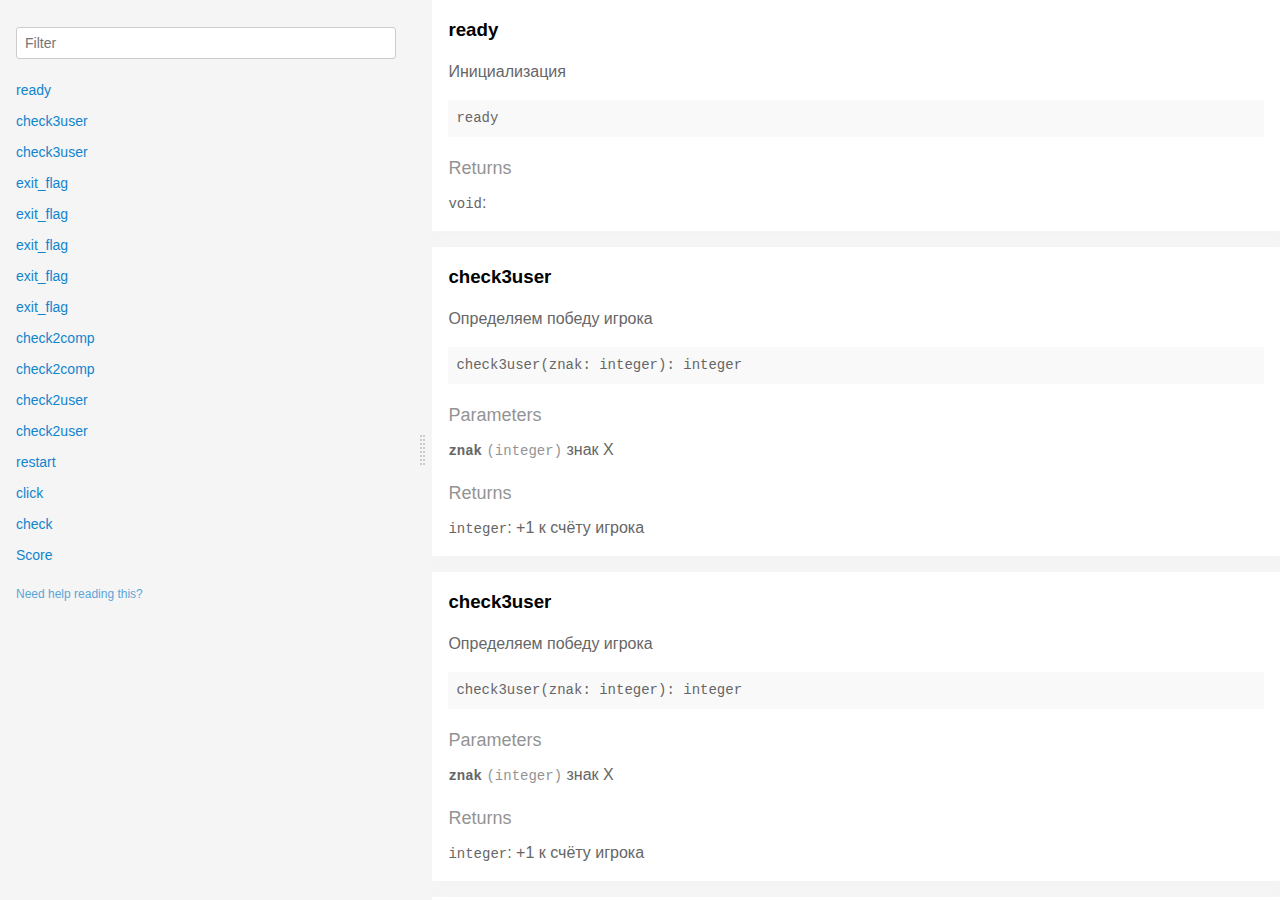
<file: jsDocs/index.html>
<!doctype html>
<html>
<head>
  <meta charset='utf-8' />
  <title>  | Documentation</title>
  <meta name='viewport' content='width=device-width,initial-scale=1'>
  <link href='assets/bass.css' rel='stylesheet' />
  <link href='assets/style.css' rel='stylesheet' />
  <link href='assets/github.css' rel='stylesheet' />
  <link href='assets/split.css' rel='stylesheet' />
</head>
<body class='documentation m0'>
    <div class='flex'>
      <div id='split-left' class='overflow-auto fs0 height-viewport-100'>
        <div class='py1 px2'>
          <h3 class='mb0 no-anchor'></h3>
          <div class='mb1'><code></code></div>
          <input
            placeholder='Filter'
            id='filter-input'
            class='col12 block input'
            type='text' />
          <div id='toc'>
            <ul class='list-reset h5 py1-ul'>
              
                
                <li><a
                  href='#ready'
                  class="">
                  ready
                  
                </a>
                
                </li>
              
                
                <li><a
                  href='#check3user'
                  class="">
                  check3user
                  
                </a>
                
                </li>
              
                
                <li><a
                  href='#check3user'
                  class="">
                  check3user
                  
                </a>
                
                </li>
              
                
                <li><a
                  href='#exit_flag'
                  class="">
                  exit_flag
                  
                </a>
                
                </li>
              
                
                <li><a
                  href='#exit_flag'
                  class="">
                  exit_flag
                  
                </a>
                
                </li>
              
                
                <li><a
                  href='#exit_flag'
                  class="">
                  exit_flag
                  
                </a>
                
                </li>
              
                
                <li><a
                  href='#exit_flag'
                  class="">
                  exit_flag
                  
                </a>
                
                </li>
              
                
                <li><a
                  href='#exit_flag'
                  class="">
                  exit_flag
                  
                </a>
                
                </li>
              
                
                <li><a
                  href='#check2comp'
                  class="">
                  check2comp
                  
                </a>
                
                </li>
              
                
                <li><a
                  href='#check2comp'
                  class="">
                  check2comp
                  
                </a>
                
                </li>
              
                
                <li><a
                  href='#check2user'
                  class="">
                  check2user
                  
                </a>
                
                </li>
              
                
                <li><a
                  href='#check2user'
                  class="">
                  check2user
                  
                </a>
                
                </li>
              
                
                <li><a
                  href='#restart'
                  class="">
                  restart
                  
                </a>
                
                </li>
              
                
                <li><a
                  href='#click'
                  class="">
                  click
                  
                </a>
                
                </li>
              
                
                <li><a
                  href='#check'
                  class="">
                  check
                  
                </a>
                
                </li>
              
                
                <li><a
                  href='#score'
                  class="">
                  Score
                  
                </a>
                
                </li>
              
            </ul>
          </div>
          <div class='mt1 h6 quiet'>
            <a href='https://documentation.js.org/reading-documentation.html'>Need help reading this?</a>
          </div>
        </div>
      </div>
      <div id='split-right' class='relative overflow-auto height-viewport-100'>
        
          
          <section class='p2 mb2 clearfix bg-white minishadow'>

  
  <div class='clearfix'>
    
    <h3 class='fl m0' id='ready'>
      ready
    </h3>
    
    
  </div>
  

  <p>Инициализация</p>

    <div class='pre p1 fill-light mt0'>ready</div>
  
  

  
  
  
  
  
  

  

  

  
    
      <div class='py1 quiet mt1 prose-big'>Returns</div>
      <code>void</code>:
        

      
    
  

  

  

  

  

  

  
</section>

          
        
          
          <section class='p2 mb2 clearfix bg-white minishadow'>

  
  <div class='clearfix'>
    
    <h3 class='fl m0' id='check3user'>
      check3user
    </h3>
    
    
  </div>
  

  <p>Определяем победу игрока</p>

    <div class='pre p1 fill-light mt0'>check3user(znak: integer): integer</div>
  
  

  
  
  
  
  
  

  
    <div class='py1 quiet mt1 prose-big'>Parameters</div>
    <div class='prose'>
      
        <div class='space-bottom0'>
          <div>
            <span class='code bold'>znak</span> <code class='quiet'>(integer)</code>
	    знак Х

          </div>
          
        </div>
      
    </div>
  

  

  
    
      <div class='py1 quiet mt1 prose-big'>Returns</div>
      <code>integer</code>:
        +1 к счёту игрока

      
    
  

  

  

  

  

  

  
</section>

          
        
          
          <section class='p2 mb2 clearfix bg-white minishadow'>

  
  <div class='clearfix'>
    
    <h3 class='fl m0' id='check3user'>
      check3user
    </h3>
    
    
  </div>
  

  <p>Определяем победу игрока</p>

    <div class='pre p1 fill-light mt0'>check3user(znak: integer): integer</div>
  
  

  
  
  
  
  
  

  
    <div class='py1 quiet mt1 prose-big'>Parameters</div>
    <div class='prose'>
      
        <div class='space-bottom0'>
          <div>
            <span class='code bold'>znak</span> <code class='quiet'>(integer)</code>
	    знак Х

          </div>
          
        </div>
      
    </div>
  

  

  
    
      <div class='py1 quiet mt1 prose-big'>Returns</div>
      <code>integer</code>:
        +1 к счёту игрока

      
    
  

  

  

  

  

  

  
</section>

          
        
          
          <section class='p2 mb2 clearfix bg-white minishadow'>

  
  <div class='clearfix'>
    
    <h3 class='fl m0' id='exit_flag'>
      exit_flag
    </h3>
    
    
  </div>
  

  <p>Проверка выигрыша игрока</p>

    <div class='pre p1 fill-light mt0'>exit_flag</div>
  
  

  
  
  
  
  
  

  

  

  

  

  

  

  

  

  
</section>

          
        
          
          <section class='p2 mb2 clearfix bg-white minishadow'>

  
  <div class='clearfix'>
    
    <h3 class='fl m0' id='exit_flag'>
      exit_flag
    </h3>
    
    
  </div>
  

  <p>Проверка выигрыша коспьютера</p>

    <div class='pre p1 fill-light mt0'>exit_flag</div>
  
  

  
  
  
  
  
  

  

  

  

  

  

  

  

  

  
</section>

          
        
          
          <section class='p2 mb2 clearfix bg-white minishadow'>

  
  <div class='clearfix'>
    
    <h3 class='fl m0' id='exit_flag'>
      exit_flag
    </h3>
    
    
  </div>
  

  <p>Если клетка пустая</p>

    <div class='pre p1 fill-light mt0'>exit_flag</div>
  
  

  
  
  
  
  
  

  

  

  

  

  

  

  

  

  
</section>

          
        
          
          <section class='p2 mb2 clearfix bg-white minishadow'>

  
  <div class='clearfix'>
    
    <h3 class='fl m0' id='exit_flag'>
      exit_flag
    </h3>
    
    
  </div>
  

  <p>Проверка выигрыша игрока</p>

    <div class='pre p1 fill-light mt0'>exit_flag</div>
  
  

  
  
  
  
  
  

  

  

  

  

  

  

  

  

  
</section>

          
        
          
          <section class='p2 mb2 clearfix bg-white minishadow'>

  
  <div class='clearfix'>
    
    <h3 class='fl m0' id='exit_flag'>
      exit_flag
    </h3>
    
    
  </div>
  

  <p>Проверка выигрыша коспьютера</p>

    <div class='pre p1 fill-light mt0'>exit_flag</div>
  
  

  
  
  
  
  
  

  

  

  

  

  

  

  

  

  
</section>

          
        
          
          <section class='p2 mb2 clearfix bg-white minishadow'>

  
  <div class='clearfix'>
    
    <h3 class='fl m0' id='check2comp'>
      check2comp
    </h3>
    
    
  </div>
  

  <p>Определяем возможность победы компьютера</p>

    <div class='pre p1 fill-light mt0'>check2comp(znak: integer): integer</div>
  
  

  
  
  
  
  
  

  
    <div class='py1 quiet mt1 prose-big'>Parameters</div>
    <div class='prose'>
      
        <div class='space-bottom0'>
          <div>
            <span class='code bold'>znak</span> <code class='quiet'>(integer)</code>
	    знак О

          </div>
          
        </div>
      
    </div>
  

  

  
    
      <div class='py1 quiet mt1 prose-big'>Returns</div>
      <code>integer</code>:
        +1 к счёту компьютера

      
    
  

  

  

  

  

  

  
</section>

          
        
          
          <section class='p2 mb2 clearfix bg-white minishadow'>

  
  <div class='clearfix'>
    
    <h3 class='fl m0' id='check2comp'>
      check2comp
    </h3>
    
    
  </div>
  

  <p>Определяем возможность победы компьютера</p>

    <div class='pre p1 fill-light mt0'>check2comp(znak: integer): integer</div>
  
  

  
  
  
  
  
  

  
    <div class='py1 quiet mt1 prose-big'>Parameters</div>
    <div class='prose'>
      
        <div class='space-bottom0'>
          <div>
            <span class='code bold'>znak</span> <code class='quiet'>(integer)</code>
	    знак О

          </div>
          
        </div>
      
    </div>
  

  

  
    
      <div class='py1 quiet mt1 prose-big'>Returns</div>
      <code>integer</code>:
        +1 к счёту компьютера

      
    
  

  

  

  

  

  

  
</section>

          
        
          
          <section class='p2 mb2 clearfix bg-white minishadow'>

  
  <div class='clearfix'>
    
    <h3 class='fl m0' id='check2user'>
      check2user
    </h3>
    
    
  </div>
  

  <p>Определяем ход компьютера</p>

    <div class='pre p1 fill-light mt0'>check2user(znak: integer)</div>
  
  

  
  
  
  
  
  

  
    <div class='py1 quiet mt1 prose-big'>Parameters</div>
    <div class='prose'>
      
        <div class='space-bottom0'>
          <div>
            <span class='code bold'>znak</span> <code class='quiet'>(integer)</code>
	    знак О

          </div>
          
        </div>
      
    </div>
  

  

  

  

  

  

  

  

  
</section>

          
        
          
          <section class='p2 mb2 clearfix bg-white minishadow'>

  
  <div class='clearfix'>
    
    <h3 class='fl m0' id='check2user'>
      check2user
    </h3>
    
    
  </div>
  

  <p>Определяем ход компьютера</p>

    <div class='pre p1 fill-light mt0'>check2user(znak: integer)</div>
  
  

  
  
  
  
  
  

  
    <div class='py1 quiet mt1 prose-big'>Parameters</div>
    <div class='prose'>
      
        <div class='space-bottom0'>
          <div>
            <span class='code bold'>znak</span> <code class='quiet'>(integer)</code>
	    знак О

          </div>
          
        </div>
      
    </div>
  

  

  

  

  

  

  

  

  
</section>

          
        
          
          <section class='p2 mb2 clearfix bg-white minishadow'>

  
  <div class='clearfix'>
    
    <h3 class='fl m0' id='restart'>
      restart
    </h3>
    
    
  </div>
  

  <p>Перезагрузка игры</p>

    <div class='pre p1 fill-light mt0'>restart()</div>
  
  

  
  
  
  
  
  

  

  

  

  

  

  

  

  

  
</section>

          
        
          
          <section class='p2 mb2 clearfix bg-white minishadow'>

  
  <div class='clearfix'>
    
    <h3 class='fl m0' id='click'>
      click
    </h3>
    
    
  </div>
  

  <p>Обработка клика ☺ + ☻™ = ♥♥♥</p>

    <div class='pre p1 fill-light mt0'>click</div>
  
  

  
  
  
  
  
  

  

  

  

  

  

  

  

  

  
</section>

          
        
          
          <section class='p2 mb2 clearfix bg-white minishadow'>

  
  <div class='clearfix'>
    
    <h3 class='fl m0' id='check'>
      check
    </h3>
    
    
  </div>
  

  <p>Подсветка желтым цветом поля, если ничья</p>

    <div class='pre p1 fill-light mt0'>check()</div>
  
  

  
  
  
  
  
  

  

  

  

  

  

  

  

  

  
</section>

          
        
          
          <section class='p2 mb2 clearfix bg-white minishadow'>

  
  <div class='clearfix'>
    
    <h3 class='fl m0' id='score'>
      Score
    </h3>
    
    
  </div>
  

  <p>Генерация счёта игры</p>

    <div class='pre p1 fill-light mt0'>new Score(): integer</div>
  
  

  
  
  
  
  
  

  

  

  
    
      <div class='py1 quiet mt1 prose-big'>Returns</div>
      <code>integer</code>:
        счёт

      
    
  

  

  

  

  

  

  
</section>

          
        
      </div>
    </div>
  <script src='assets/anchor.js'></script>
  <script src='assets/split.js'></script>
  <script src='assets/site.js'></script>
</body>
</html>
</file>
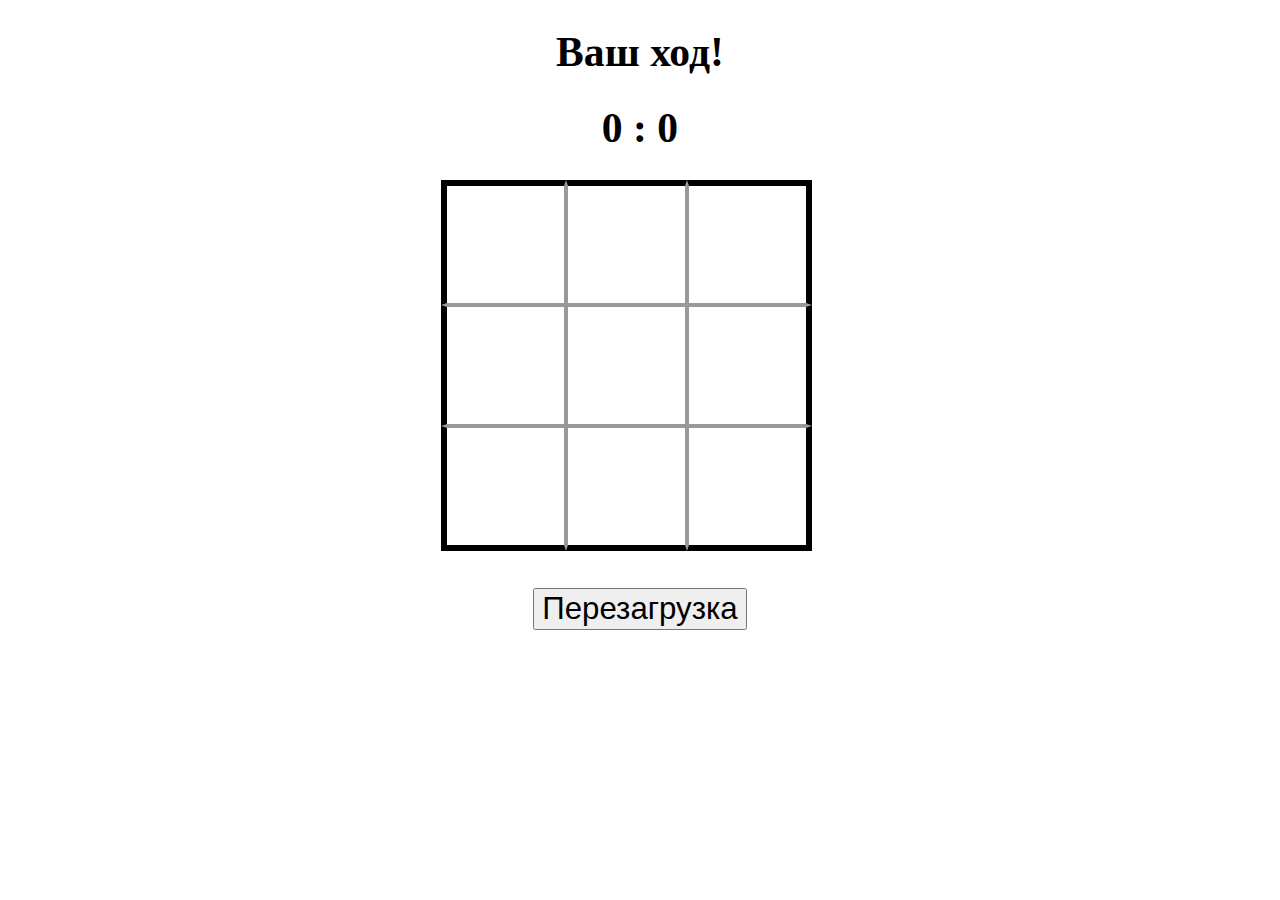
<file: test.html>
<!DOCTYPE html>
<html>
<head>
    <!-- Тип символов (UTF-8)-->
    <meta charset="UTF-8">

    <!-- Заголовок -->
    <title>Tic-tac-toe</title>

    <!-- Подключаем доп. файлы -->
    <link rel="stylesheet" href="style.css">
    <script src="jQuery.min.js"></script>
    <script src="script.js"></script>



</head>
<body>
    <!-- Чертим поле -->
    <div class="MAIN_DIV">
        <h1 class="result" align="center">Ваш ход!</h1>
        <h1 class="score" align="center">0 : 0</h1>
        <div class="div kletka1"></div>
        <div class="div kletka2"></div>
        <div class="div kletka3"></div>
        <div class="div kletka4"></div>
        <div class="div kletka5"></div>
        <div class="div kletka6"></div>
        <div class="div kletka7"></div>
        <div class="div kletka8"></div>
        <div class="div kletka9"></div>  
    </div>

    <br><br><br><br><br><br><br><br><br><br><br><br><br><br><br><br><br>

    <div align="center">
        <button id="Res" onclick="restart()">Перезагрузка</button> 
    </div>


</body>
</html>
</file>
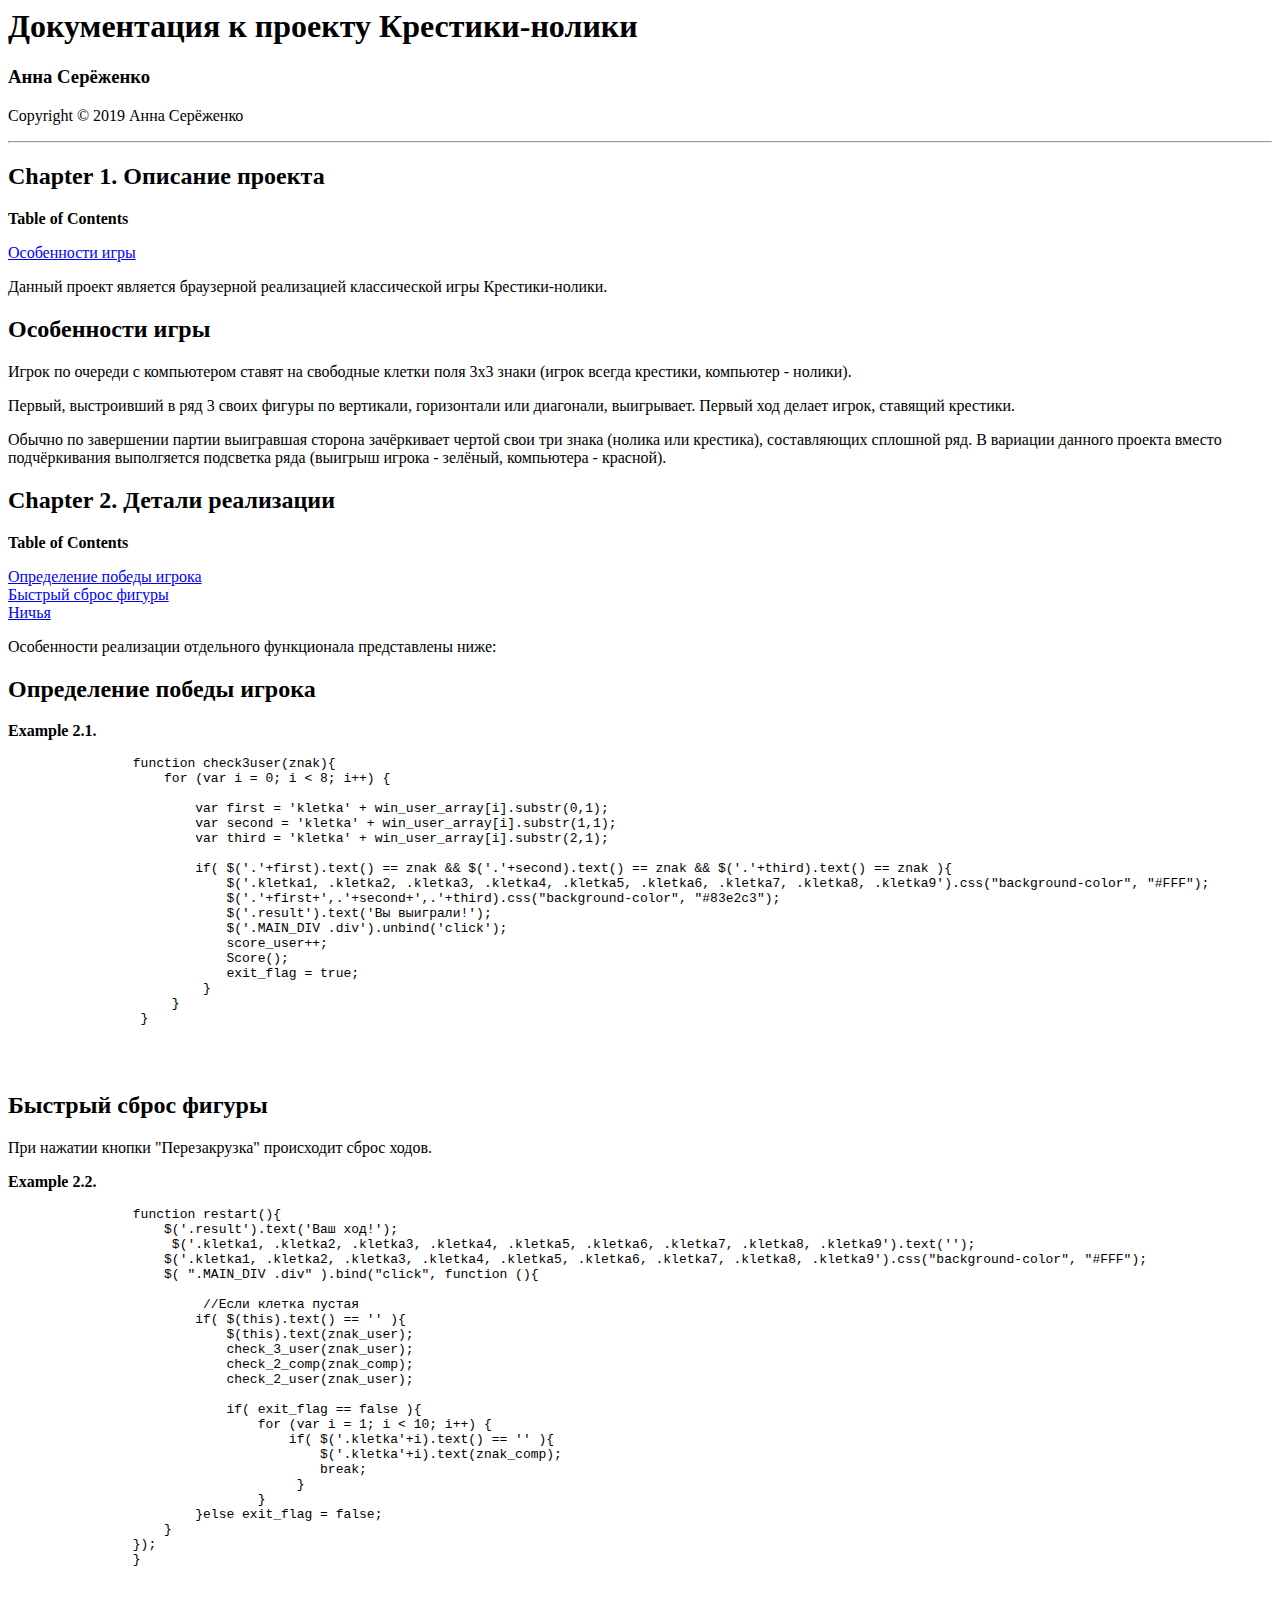
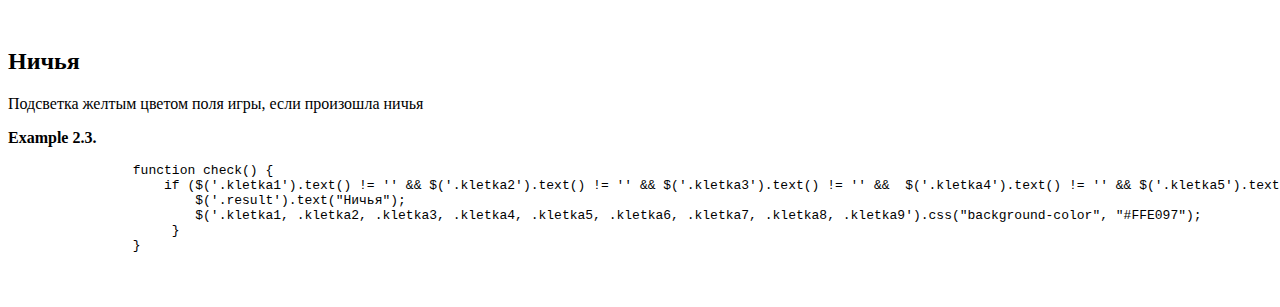
<file: DocBook/DocBook.html>
<html xmlns:ng="http://docbook.org/docbook-ng"><head>
      <meta http-equiv="Content-Type" content="text/html; charset=ISO-8859-1">
   <title>&#1044;&#1086;&#1082;&#1091;&#1084;&#1077;&#1085;&#1090;&#1072;&#1094;&#1080;&#1103; &#1082; &#1087;&#1088;&#1086;&#1077;&#1082;&#1090;&#1091; &#1050;&#1088;&#1077;&#1089;&#1090;&#1080;&#1082;&#1080;-&#1085;&#1086;&#1083;&#1080;&#1082;&#1080;</title><meta name="generator" content="DocBook XSL Stylesheets V1.79.2"></head><body bgcolor="white" text="black" link="#0000FF" vlink="#840084" alink="#0000FF"><div class="article"><div class="titlepage"><div><div><h1 class="title"><a name="d5e1"></a>&#1044;&#1086;&#1082;&#1091;&#1084;&#1077;&#1085;&#1090;&#1072;&#1094;&#1080;&#1103; &#1082; &#1087;&#1088;&#1086;&#1077;&#1082;&#1090;&#1091; &#1050;&#1088;&#1077;&#1089;&#1090;&#1080;&#1082;&#1080;-&#1085;&#1086;&#1083;&#1080;&#1082;&#1080;</h1></div><div><div class="author"><h3 class="author"><span class="firstname">&#1040;&#1085;&#1085;&#1072;</span> <span class="surname">&#1057;&#1077;&#1088;&#1105;&#1078;&#1077;&#1085;&#1082;&#1086;</span></h3></div></div><div><p class="copyright">Copyright &copy; 2019 &#1040;&#1085;&#1085;&#1072; &#1057;&#1077;&#1088;&#1105;&#1078;&#1077;&#1085;&#1082;&#1086;</p></div></div><hr></div><div class="chapter"><div class="titlepage"><div><div><h2 class="title"><a name="d5e11"></a>Chapter&nbsp;1.&nbsp;&#1054;&#1087;&#1080;&#1089;&#1072;&#1085;&#1080;&#1077; &#1087;&#1088;&#1086;&#1077;&#1082;&#1090;&#1072;</h2></div></div></div><div class="toc"><p><b>Table of Contents</b></p><dl class="toc"><dt><span class="section"><a href="#d5e14">&#1054;&#1089;&#1086;&#1073;&#1077;&#1085;&#1085;&#1086;&#1089;&#1090;&#1080; &#1080;&#1075;&#1088;&#1099;</a></span></dt></dl></div><p>&#1044;&#1072;&#1085;&#1085;&#1099;&#1081; &#1087;&#1088;&#1086;&#1077;&#1082;&#1090; &#1103;&#1074;&#1083;&#1103;&#1077;&#1090;&#1089;&#1103; &#1073;&#1088;&#1072;&#1091;&#1079;&#1077;&#1088;&#1085;&#1086;&#1081; &#1088;&#1077;&#1072;&#1083;&#1080;&#1079;&#1072;&#1094;&#1080;&#1077;&#1081; &#1082;&#1083;&#1072;&#1089;&#1089;&#1080;&#1095;&#1077;&#1089;&#1082;&#1086;&#1081; &#1080;&#1075;&#1088;&#1099; &#1050;&#1088;&#1077;&#1089;&#1090;&#1080;&#1082;&#1080;-&#1085;&#1086;&#1083;&#1080;&#1082;&#1080;.</p><div class="section"><div class="titlepage"><div><div><h2 class="title" style="clear: both"><a name="d5e14"></a>&#1054;&#1089;&#1086;&#1073;&#1077;&#1085;&#1085;&#1086;&#1089;&#1090;&#1080; &#1080;&#1075;&#1088;&#1099;</h2></div></div></div><p>&#1048;&#1075;&#1088;&#1086;&#1082; &#1087;&#1086; &#1086;&#1095;&#1077;&#1088;&#1077;&#1076;&#1080; &#1089; &#1082;&#1086;&#1084;&#1087;&#1100;&#1102;&#1090;&#1077;&#1088;&#1086;&#1084; &#1089;&#1090;&#1072;&#1074;&#1103;&#1090; &#1085;&#1072; &#1089;&#1074;&#1086;&#1073;&#1086;&#1076;&#1085;&#1099;&#1077; &#1082;&#1083;&#1077;&#1090;&#1082;&#1080; &#1087;&#1086;&#1083;&#1103; 3&#1093;3 &#1079;&#1085;&#1072;&#1082;&#1080; (&#1080;&#1075;&#1088;&#1086;&#1082; &#1074;&#1089;&#1077;&#1075;&#1076;&#1072; &#1082;&#1088;&#1077;&#1089;&#1090;&#1080;&#1082;&#1080;, &#1082;&#1086;&#1084;&#1087;&#1100;&#1102;&#1090;&#1077;&#1088; - &#1085;&#1086;&#1083;&#1080;&#1082;&#1080;).</p><p>&#1055;&#1077;&#1088;&#1074;&#1099;&#1081;, &#1074;&#1099;&#1089;&#1090;&#1088;&#1086;&#1080;&#1074;&#1096;&#1080;&#1081; &#1074; &#1088;&#1103;&#1076; 3 &#1089;&#1074;&#1086;&#1080;&#1093; &#1092;&#1080;&#1075;&#1091;&#1088;&#1099; &#1087;&#1086; &#1074;&#1077;&#1088;&#1090;&#1080;&#1082;&#1072;&#1083;&#1080;, &#1075;&#1086;&#1088;&#1080;&#1079;&#1086;&#1085;&#1090;&#1072;&#1083;&#1080; &#1080;&#1083;&#1080; &#1076;&#1080;&#1072;&#1075;&#1086;&#1085;&#1072;&#1083;&#1080;, &#1074;&#1099;&#1080;&#1075;&#1088;&#1099;&#1074;&#1072;&#1077;&#1090;. &#1055;&#1077;&#1088;&#1074;&#1099;&#1081; &#1093;&#1086;&#1076; &#1076;&#1077;&#1083;&#1072;&#1077;&#1090; &#1080;&#1075;&#1088;&#1086;&#1082;, &#1089;&#1090;&#1072;&#1074;&#1103;&#1097;&#1080;&#1081; &#1082;&#1088;&#1077;&#1089;&#1090;&#1080;&#1082;&#1080;.</p><p>&#1054;&#1073;&#1099;&#1095;&#1085;&#1086; &#1087;&#1086; &#1079;&#1072;&#1074;&#1077;&#1088;&#1096;&#1077;&#1085;&#1080;&#1080; &#1087;&#1072;&#1088;&#1090;&#1080;&#1080; &#1074;&#1099;&#1080;&#1075;&#1088;&#1072;&#1074;&#1096;&#1072;&#1103; &#1089;&#1090;&#1086;&#1088;&#1086;&#1085;&#1072; &#1079;&#1072;&#1095;&#1105;&#1088;&#1082;&#1080;&#1074;&#1072;&#1077;&#1090; &#1095;&#1077;&#1088;&#1090;&#1086;&#1081; &#1089;&#1074;&#1086;&#1080; &#1090;&#1088;&#1080; &#1079;&#1085;&#1072;&#1082;&#1072; (&#1085;&#1086;&#1083;&#1080;&#1082;&#1072; &#1080;&#1083;&#1080; &#1082;&#1088;&#1077;&#1089;&#1090;&#1080;&#1082;&#1072;), &#1089;&#1086;&#1089;&#1090;&#1072;&#1074;&#1083;&#1103;&#1102;&#1097;&#1080;&#1093; &#1089;&#1087;&#1083;&#1086;&#1096;&#1085;&#1086;&#1081; &#1088;&#1103;&#1076;. &#1042; &#1074;&#1072;&#1088;&#1080;&#1072;&#1094;&#1080;&#1080; &#1076;&#1072;&#1085;&#1085;&#1086;&#1075;&#1086; &#1087;&#1088;&#1086;&#1077;&#1082;&#1090;&#1072; &#1074;&#1084;&#1077;&#1089;&#1090;&#1086; &#1087;&#1086;&#1076;&#1095;&#1105;&#1088;&#1082;&#1080;&#1074;&#1072;&#1085;&#1080;&#1103; &#1074;&#1099;&#1087;&#1086;&#1083;&#1075;&#1103;&#1077;&#1090;&#1089;&#1103; &#1087;&#1086;&#1076;&#1089;&#1074;&#1077;&#1090;&#1082;&#1072; &#1088;&#1103;&#1076;&#1072; (&#1074;&#1099;&#1080;&#1075;&#1088;&#1099;&#1096; &#1080;&#1075;&#1088;&#1086;&#1082;&#1072; - &#1079;&#1077;&#1083;&#1105;&#1085;&#1099;&#1081;, &#1082;&#1086;&#1084;&#1087;&#1100;&#1102;&#1090;&#1077;&#1088;&#1072; - &#1082;&#1088;&#1072;&#1089;&#1085;&#1086;&#1081;). </p></div></div><div class="chapter"><div class="titlepage"><div><div><h2 class="title"><a name="d5e19"></a>Chapter&nbsp;2.&nbsp;&#1044;&#1077;&#1090;&#1072;&#1083;&#1080; &#1088;&#1077;&#1072;&#1083;&#1080;&#1079;&#1072;&#1094;&#1080;&#1080;</h2></div></div></div><div class="toc"><p><b>Table of Contents</b></p><dl class="toc"><dt><span class="section"><a href="#d5e22">&#1054;&#1087;&#1088;&#1077;&#1076;&#1077;&#1083;&#1077;&#1085;&#1080;&#1077; &#1087;&#1086;&#1073;&#1077;&#1076;&#1099; &#1080;&#1075;&#1088;&#1086;&#1082;&#1072;</a></span></dt><dt><span class="section"><a href="#d5e26">&#1041;&#1099;&#1089;&#1090;&#1088;&#1099;&#1081; &#1089;&#1073;&#1088;&#1086;&#1089; &#1092;&#1080;&#1075;&#1091;&#1088;&#1099;</a></span></dt><dt><span class="section"><a href="#d5e31">&#1053;&#1080;&#1095;&#1100;&#1103;</a></span></dt></dl></div><p>&#1054;&#1089;&#1086;&#1073;&#1077;&#1085;&#1085;&#1086;&#1089;&#1090;&#1080; &#1088;&#1077;&#1072;&#1083;&#1080;&#1079;&#1072;&#1094;&#1080;&#1080; &#1086;&#1090;&#1076;&#1077;&#1083;&#1100;&#1085;&#1086;&#1075;&#1086; &#1092;&#1091;&#1085;&#1082;&#1094;&#1080;&#1086;&#1085;&#1072;&#1083;&#1072; &#1087;&#1088;&#1077;&#1076;&#1089;&#1090;&#1072;&#1074;&#1083;&#1077;&#1085;&#1099; &#1085;&#1080;&#1078;&#1077;:</p><div class="section"><div class="titlepage"><div><div><h2 class="title" style="clear: both"><a name="d5e22"></a>&#1054;&#1087;&#1088;&#1077;&#1076;&#1077;&#1083;&#1077;&#1085;&#1080;&#1077; &#1087;&#1086;&#1073;&#1077;&#1076;&#1099; &#1080;&#1075;&#1088;&#1086;&#1082;&#1072;</h2></div></div></div><div class="example"><a name="d5e24"></a><p class="title"><b>Example&nbsp;2.1.&nbsp;</b></p><div class="example-contents"><pre class="programlisting">
                function check3user(znak){
                    for (var i = 0; i &lt; 8; i++) {
         
                        var first = 'kletka' + win_user_array[i].substr(0,1);
                        var second = 'kletka' + win_user_array[i].substr(1,1);
                        var third = 'kletka' + win_user_array[i].substr(2,1);
             
                        if( $('.'+first).text() == znak &amp;&amp; $('.'+second).text() == znak &amp;&amp; $('.'+third).text() == znak ){
                            $('.kletka1, .kletka2, .kletka3, .kletka4, .kletka5, .kletka6, .kletka7, .kletka8, .kletka9').css("background-color", "#FFF");
                            $('.'+first+',.'+second+',.'+third).css("background-color", "#83e2c3");
                            $('.result').text('&#1042;&#1099; &#1074;&#1099;&#1080;&#1075;&#1088;&#1072;&#1083;&#1080;!');
                            $('.MAIN_DIV .div').unbind('click');
                            score_user++;
                            Score();
                            exit_flag = true;
                         }    
                     }
                 }
                </pre></div></div><br class="example-break"></div><div class="section"><div class="titlepage"><div><div><h2 class="title" style="clear: both"><a name="d5e26"></a>&#1041;&#1099;&#1089;&#1090;&#1088;&#1099;&#1081; &#1089;&#1073;&#1088;&#1086;&#1089; &#1092;&#1080;&#1075;&#1091;&#1088;&#1099;</h2></div></div></div><p>&#1055;&#1088;&#1080; &#1085;&#1072;&#1078;&#1072;&#1090;&#1080;&#1080; &#1082;&#1085;&#1086;&#1087;&#1082;&#1080; "&#1055;&#1077;&#1088;&#1077;&#1079;&#1072;&#1082;&#1088;&#1091;&#1079;&#1082;&#1072;" &#1087;&#1088;&#1086;&#1080;&#1089;&#1093;&#1086;&#1076;&#1080;&#1090; &#1089;&#1073;&#1088;&#1086;&#1089; &#1093;&#1086;&#1076;&#1086;&#1074;.</p><div class="example"><a name="d5e29"></a><p class="title"><b>Example&nbsp;2.2.&nbsp;</b></p><div class="example-contents"><pre class="programlisting">
                function restart(){
                    $('.result').text('&#1042;&#1072;&#1096; &#1093;&#1086;&#1076;!');
                     $('.kletka1, .kletka2, .kletka3, .kletka4, .kletka5, .kletka6, .kletka7, .kletka8, .kletka9').text('');
                    $('.kletka1, .kletka2, .kletka3, .kletka4, .kletka5, .kletka6, .kletka7, .kletka8, .kletka9').css("background-color", "#FFF");
                    $( ".MAIN_DIV .div" ).bind("click", function (){
 
                         //&#1045;&#1089;&#1083;&#1080; &#1082;&#1083;&#1077;&#1090;&#1082;&#1072; &#1087;&#1091;&#1089;&#1090;&#1072;&#1103;
                        if( $(this).text() == '' ){
                            $(this).text(znak_user);    
                            check_3_user(znak_user);
                            check_2_comp(znak_comp);
                            check_2_user(znak_user);
             
                            if( exit_flag == false ){
                                for (var i = 1; i &lt; 10; i++) {    
                                    if( $('.kletka'+i).text() == '' ){
                                        $('.kletka'+i).text(znak_comp);
                                        break;
                                     }    
                                }
                        }else exit_flag = false;
                    }
                });
                } 

                </pre></div></div><br class="example-break"></div><div class="section"><div class="titlepage"><div><div><h2 class="title" style="clear: both"><a name="d5e31"></a>&#1053;&#1080;&#1095;&#1100;&#1103;</h2></div></div></div><p>&#1055;&#1086;&#1076;&#1089;&#1074;&#1077;&#1090;&#1082;&#1072; &#1078;&#1077;&#1083;&#1090;&#1099;&#1084; &#1094;&#1074;&#1077;&#1090;&#1086;&#1084; &#1087;&#1086;&#1083;&#1103; &#1080;&#1075;&#1088;&#1099;, &#1077;&#1089;&#1083;&#1080; &#1087;&#1088;&#1086;&#1080;&#1079;&#1086;&#1096;&#1083;&#1072; &#1085;&#1080;&#1095;&#1100;&#1103;</p><div class="example"><a name="d5e34"></a><p class="title"><b>Example&nbsp;2.3.&nbsp;</b></p><div class="example-contents"><pre class="programlisting">
                function check() {
                    if ($('.kletka1').text() != '' &amp;&amp; $('.kletka2').text() != '' &amp;&amp; $('.kletka3').text() != '' &amp;&amp;  $('.kletka4').text() != '' &amp;&amp; $('.kletka5').text() != '' &amp;&amp; $('.kletka6').text() != '' &amp;&amp; $('.kletka7').text() != '' &amp;&amp; $('.kletka8').text() != '' &amp;&amp; $('.kletka9').text() != ''){
                        $('.result').text("&#1053;&#1080;&#1095;&#1100;&#1103;"); 
                        $('.kletka1, .kletka2, .kletka3, .kletka4, .kletka5, .kletka6, .kletka7, .kletka8, .kletka9').css("background-color", "#FFE097");  
                     }
                }
                </pre></div></div><br class="example-break"></div></div></div></body></html>
</file>
<file: jsDocs/assets/bass.css>
/*! Basscss | http://basscss.com | MIT License */

.h1{ font-size: 2rem }
.h2{ font-size: 1.5rem }
.h3{ font-size: 1.25rem }
.h4{ font-size: 1rem }
.h5{ font-size: .875rem }
.h6{ font-size: .75rem }

.font-family-inherit{ font-family:inherit }
.font-size-inherit{ font-size:inherit }
.text-decoration-none{ text-decoration:none }

.bold{ font-weight: bold; font-weight: bold }
.regular{ font-weight:normal }
.italic{ font-style:italic }
.caps{ text-transform:uppercase; letter-spacing: .2em; }

.left-align{ text-align:left }
.center{ text-align:center }
.right-align{ text-align:right }
.justify{ text-align:justify }

.nowrap{ white-space:nowrap }
.break-word{ word-wrap:break-word }

.line-height-1{ line-height: 1 }
.line-height-2{ line-height: 1.125 }
.line-height-3{ line-height: 1.25 }
.line-height-4{ line-height: 1.5 }

.list-style-none{ list-style:none }
.underline{ text-decoration:underline }

.truncate{
  max-width:100%;
  overflow:hidden;
  text-overflow:ellipsis;
  white-space:nowrap;
}

.list-reset{
  list-style:none;
  padding-left:0;
}

.inline{ display:inline }
.block{ display:block }
.inline-block{ display:inline-block }
.table{ display:table }
.table-cell{ display:table-cell }

.overflow-hidden{ overflow:hidden }
.overflow-scroll{ overflow:scroll }
.overflow-auto{ overflow:auto }

.clearfix:before,
.clearfix:after{
  content:" ";
  display:table
}
.clearfix:after{ clear:both }

.left{ float:left }
.right{ float:right }

.fit{ max-width:100% }

.max-width-1{ max-width: 24rem }
.max-width-2{ max-width: 32rem }
.max-width-3{ max-width: 48rem }
.max-width-4{ max-width: 64rem }

.border-box{ box-sizing:border-box }

.align-baseline{ vertical-align:baseline }
.align-top{ vertical-align:top }
.align-middle{ vertical-align:middle }
.align-bottom{ vertical-align:bottom }

.m0{ margin:0 }
.mt0{ margin-top:0 }
.mr0{ margin-right:0 }
.mb0{ margin-bottom:0 }
.ml0{ margin-left:0 }
.mx0{ margin-left:0; margin-right:0 }
.my0{ margin-top:0; margin-bottom:0 }

.m1{ margin: .5rem }
.mt1{ margin-top: .5rem }
.mr1{ margin-right: .5rem }
.mb1{ margin-bottom: .5rem }
.ml1{ margin-left: .5rem }
.mx1{ margin-left: .5rem; margin-right: .5rem }
.my1{ margin-top: .5rem; margin-bottom: .5rem }

.m2{ margin: 1rem }
.mt2{ margin-top: 1rem }
.mr2{ margin-right: 1rem }
.mb2{ margin-bottom: 1rem }
.ml2{ margin-left: 1rem }
.mx2{ margin-left: 1rem; margin-right: 1rem }
.my2{ margin-top: 1rem; margin-bottom: 1rem }

.m3{ margin: 2rem }
.mt3{ margin-top: 2rem }
.mr3{ margin-right: 2rem }
.mb3{ margin-bottom: 2rem }
.ml3{ margin-left: 2rem }
.mx3{ margin-left: 2rem; margin-right: 2rem }
.my3{ margin-top: 2rem; margin-bottom: 2rem }

.m4{ margin: 4rem }
.mt4{ margin-top: 4rem }
.mr4{ margin-right: 4rem }
.mb4{ margin-bottom: 4rem }
.ml4{ margin-left: 4rem }
.mx4{ margin-left: 4rem; margin-right: 4rem }
.my4{ margin-top: 4rem; margin-bottom: 4rem }

.mxn1{ margin-left: -.5rem; margin-right: -.5rem; }
.mxn2{ margin-left: -1rem; margin-right: -1rem; }
.mxn3{ margin-left: -2rem; margin-right: -2rem; }
.mxn4{ margin-left: -4rem; margin-right: -4rem; }

.ml-auto{ margin-left:auto }
.mr-auto{ margin-right:auto }
.mx-auto{ margin-left:auto; margin-right:auto; }

.p0{ padding:0 }
.pt0{ padding-top:0 }
.pr0{ padding-right:0 }
.pb0{ padding-bottom:0 }
.pl0{ padding-left:0 }
.px0{ padding-left:0; padding-right:0 }
.py0{ padding-top:0;  padding-bottom:0 }

.p1{ padding: .5rem }
.pt1{ padding-top: .5rem }
.pr1{ padding-right: .5rem }
.pb1{ padding-bottom: .5rem }
.pl1{ padding-left: .5rem }
.py1{ padding-top: .5rem; padding-bottom: .5rem }
.px1{ padding-left: .5rem; padding-right: .5rem }

.p2{ padding: 1rem }
.pt2{ padding-top: 1rem }
.pr2{ padding-right: 1rem }
.pb2{ padding-bottom: 1rem }
.pl2{ padding-left: 1rem }
.py2{ padding-top: 1rem; padding-bottom: 1rem }
.px2{ padding-left: 1rem; padding-right: 1rem }

.p3{ padding: 2rem }
.pt3{ padding-top: 2rem }
.pr3{ padding-right: 2rem }
.pb3{ padding-bottom: 2rem }
.pl3{ padding-left: 2rem }
.py3{ padding-top: 2rem; padding-bottom: 2rem }
.px3{ padding-left: 2rem; padding-right: 2rem }

.p4{ padding: 4rem }
.pt4{ padding-top: 4rem }
.pr4{ padding-right: 4rem }
.pb4{ padding-bottom: 4rem }
.pl4{ padding-left: 4rem }
.py4{ padding-top: 4rem; padding-bottom: 4rem }
.px4{ padding-left: 4rem; padding-right: 4rem }

.col{
  float:left;
  box-sizing:border-box;
}

.col-right{
  float:right;
  box-sizing:border-box;
}

.col-1{
  width:8.33333%;
}

.col-2{
  width:16.66667%;
}

.col-3{
  width:25%;
}

.col-4{
  width:33.33333%;
}

.col-5{
  width:41.66667%;
}

.col-6{
  width:50%;
}

.col-7{
  width:58.33333%;
}

.col-8{
  width:66.66667%;
}

.col-9{
  width:75%;
}

.col-10{
  width:83.33333%;
}

.col-11{
  width:91.66667%;
}

.col-12{
  width:100%;
}
@media (min-width: 40em){

  .sm-col{
    float:left;
    box-sizing:border-box;
  }

  .sm-col-right{
    float:right;
    box-sizing:border-box;
  }

  .sm-col-1{
    width:8.33333%;
  }

  .sm-col-2{
    width:16.66667%;
  }

  .sm-col-3{
    width:25%;
  }

  .sm-col-4{
    width:33.33333%;
  }

  .sm-col-5{
    width:41.66667%;
  }

  .sm-col-6{
    width:50%;
  }

  .sm-col-7{
    width:58.33333%;
  }

  .sm-col-8{
    width:66.66667%;
  }

  .sm-col-9{
    width:75%;
  }

  .sm-col-10{
    width:83.33333%;
  }

  .sm-col-11{
    width:91.66667%;
  }

  .sm-col-12{
    width:100%;
  }

}
@media (min-width: 52em){

  .md-col{
    float:left;
    box-sizing:border-box;
  }

  .md-col-right{
    float:right;
    box-sizing:border-box;
  }

  .md-col-1{
    width:8.33333%;
  }

  .md-col-2{
    width:16.66667%;
  }

  .md-col-3{
    width:25%;
  }

  .md-col-4{
    width:33.33333%;
  }

  .md-col-5{
    width:41.66667%;
  }

  .md-col-6{
    width:50%;
  }

  .md-col-7{
    width:58.33333%;
  }

  .md-col-8{
    width:66.66667%;
  }

  .md-col-9{
    width:75%;
  }

  .md-col-10{
    width:83.33333%;
  }

  .md-col-11{
    width:91.66667%;
  }

  .md-col-12{
    width:100%;
  }

}
@media (min-width: 64em){

  .lg-col{
    float:left;
    box-sizing:border-box;
  }

  .lg-col-right{
    float:right;
    box-sizing:border-box;
  }

  .lg-col-1{
    width:8.33333%;
  }

  .lg-col-2{
    width:16.66667%;
  }

  .lg-col-3{
    width:25%;
  }

  .lg-col-4{
    width:33.33333%;
  }

  .lg-col-5{
    width:41.66667%;
  }

  .lg-col-6{
    width:50%;
  }

  .lg-col-7{
    width:58.33333%;
  }

  .lg-col-8{
    width:66.66667%;
  }

  .lg-col-9{
    width:75%;
  }

  .lg-col-10{
    width:83.33333%;
  }

  .lg-col-11{
    width:91.66667%;
  }

  .lg-col-12{
    width:100%;
  }

}
.flex{ display:-webkit-box; display:-webkit-flex; display:-ms-flexbox; display:flex }

@media (min-width: 40em){
  .sm-flex{ display:-webkit-box; display:-webkit-flex; display:-ms-flexbox; display:flex }
}

@media (min-width: 52em){
  .md-flex{ display:-webkit-box; display:-webkit-flex; display:-ms-flexbox; display:flex }
}

@media (min-width: 64em){
  .lg-flex{ display:-webkit-box; display:-webkit-flex; display:-ms-flexbox; display:flex }
}

.flex-column{ -webkit-box-orient:vertical; -webkit-box-direction:normal; -webkit-flex-direction:column; -ms-flex-direction:column; flex-direction:column }
.flex-wrap{ -webkit-flex-wrap:wrap; -ms-flex-wrap:wrap; flex-wrap:wrap }

.items-start{ -webkit-box-align:start; -webkit-align-items:flex-start; -ms-flex-align:start; -ms-grid-row-align:flex-start; align-items:flex-start }
.items-end{ -webkit-box-align:end; -webkit-align-items:flex-end; -ms-flex-align:end; -ms-grid-row-align:flex-end; align-items:flex-end }
.items-center{ -webkit-box-align:center; -webkit-align-items:center; -ms-flex-align:center; -ms-grid-row-align:center; align-items:center }
.items-baseline{ -webkit-box-align:baseline; -webkit-align-items:baseline; -ms-flex-align:baseline; -ms-grid-row-align:baseline; align-items:baseline }
.items-stretch{ -webkit-box-align:stretch; -webkit-align-items:stretch; -ms-flex-align:stretch; -ms-grid-row-align:stretch; align-items:stretch }

.self-start{ -webkit-align-self:flex-start; -ms-flex-item-align:start; align-self:flex-start }
.self-end{ -webkit-align-self:flex-end; -ms-flex-item-align:end; align-self:flex-end }
.self-center{ -webkit-align-self:center; -ms-flex-item-align:center; align-self:center }
.self-baseline{ -webkit-align-self:baseline; -ms-flex-item-align:baseline; align-self:baseline }
.self-stretch{ -webkit-align-self:stretch; -ms-flex-item-align:stretch; align-self:stretch }

.justify-start{ -webkit-box-pack:start; -webkit-justify-content:flex-start; -ms-flex-pack:start; justify-content:flex-start }
.justify-end{ -webkit-box-pack:end; -webkit-justify-content:flex-end; -ms-flex-pack:end; justify-content:flex-end }
.justify-center{ -webkit-box-pack:center; -webkit-justify-content:center; -ms-flex-pack:center; justify-content:center }
.justify-between{ -webkit-box-pack:justify; -webkit-justify-content:space-between; -ms-flex-pack:justify; justify-content:space-between }
.justify-around{ -webkit-justify-content:space-around; -ms-flex-pack:distribute; justify-content:space-around }

.content-start{ -webkit-align-content:flex-start; -ms-flex-line-pack:start; align-content:flex-start }
.content-end{ -webkit-align-content:flex-end; -ms-flex-line-pack:end; align-content:flex-end }
.content-center{ -webkit-align-content:center; -ms-flex-line-pack:center; align-content:center }
.content-between{ -webkit-align-content:space-between; -ms-flex-line-pack:justify; align-content:space-between }
.content-around{ -webkit-align-content:space-around; -ms-flex-line-pack:distribute; align-content:space-around }
.content-stretch{ -webkit-align-content:stretch; -ms-flex-line-pack:stretch; align-content:stretch }
.flex-auto{
  -webkit-box-flex:1;
  -webkit-flex:1 1 auto;
      -ms-flex:1 1 auto;
          flex:1 1 auto;
  min-width:0;
  min-height:0;
}
.flex-none{ -webkit-box-flex:0; -webkit-flex:none; -ms-flex:none; flex:none }
.fs0{ flex-shrink: 0 }

.order-0{ -webkit-box-ordinal-group:1; -webkit-order:0; -ms-flex-order:0; order:0 }
.order-1{ -webkit-box-ordinal-group:2; -webkit-order:1; -ms-flex-order:1; order:1 }
.order-2{ -webkit-box-ordinal-group:3; -webkit-order:2; -ms-flex-order:2; order:2 }
.order-3{ -webkit-box-ordinal-group:4; -webkit-order:3; -ms-flex-order:3; order:3 }
.order-last{ -webkit-box-ordinal-group:100000; -webkit-order:99999; -ms-flex-order:99999; order:99999 }

.relative{ position:relative }
.absolute{ position:absolute }
.fixed{ position:fixed }

.top-0{ top:0 }
.right-0{ right:0 }
.bottom-0{ bottom:0 }
.left-0{ left:0 }

.z1{ z-index: 1 }
.z2{ z-index: 2 }
.z3{ z-index: 3 }
.z4{ z-index: 4 }

.border{
  border-style:solid;
  border-width: 1px;
}

.border-top{
  border-top-style:solid;
  border-top-width: 1px;
}

.border-right{
  border-right-style:solid;
  border-right-width: 1px;
}

.border-bottom{
  border-bottom-style:solid;
  border-bottom-width: 1px;
}

.border-left{
  border-left-style:solid;
  border-left-width: 1px;
}

.border-none{ border:0 }

.rounded{ border-radius: 3px }
.circle{ border-radius:50% }

.rounded-top{ border-radius: 3px 3px 0 0 }
.rounded-right{ border-radius: 0 3px 3px 0 }
.rounded-bottom{ border-radius: 0 0 3px 3px }
.rounded-left{ border-radius: 3px 0 0 3px }

.not-rounded{ border-radius:0 }

.hide{
  position:absolute !important;
  height:1px;
  width:1px;
  overflow:hidden;
  clip:rect(1px, 1px, 1px, 1px);
}

@media (max-width: 40em){
  .xs-hide{ display:none !important }
}

@media (min-width: 40em) and (max-width: 52em){
  .sm-hide{ display:none !important }
}

@media (min-width: 52em) and (max-width: 64em){
  .md-hide{ display:none !important }
}

@media (min-width: 64em){
  .lg-hide{ display:none !important }
}

.display-none{ display:none !important }
</file>
<file: jsDocs/assets/style.css>
.documentation {
  font-family: Helvetica, sans-serif;
  color: #666;
  line-height: 1.5;
  background: #f5f5f5;
}

.black {
  color: #666;
}

.bg-white {
  background-color: #fff;
}

h4 {
  margin: 20px 0 10px 0;
}

.documentation h3 {
  color: #000;
}

.border-bottom {
  border-color: #ddd;
}

a {
  color: #1184CE;
  text-decoration: none;
}

.documentation a[href]:hover {
  text-decoration: underline;
}

a:hover {
  cursor: pointer;
}

.py1-ul li {
  padding: 5px 0;
}

.max-height-100 {
  max-height: 100%;
}

.height-viewport-100 {
  height: 100vh;
}

section:target h3 {
  font-weight:700;
}

.documentation td,
.documentation th {
    padding: .25rem .25rem;
}

h1:hover .anchorjs-link,
h2:hover .anchorjs-link,
h3:hover .anchorjs-link,
h4:hover .anchorjs-link {
  opacity: 1;
}

.fix-3 {
  width: 25%;
  max-width: 244px;
}

.fix-3 {
  width: 25%;
  max-width: 244px;
}

@media (min-width: 52em) {
  .fix-margin-3 {
    margin-left: 25%;
  }
}

.pre, pre, code, .code {
  font-family: Source Code Pro,Menlo,Consolas,Liberation Mono,monospace;
  font-size: 14px;
}

.fill-light {
  background: #F9F9F9;
}

.width2 {
  width: 1rem;
}

.input {
  font-family: inherit;
  display: block;
  width: 100%;
  height: 2rem;
  padding: .5rem;
  margin-bottom: 1rem;
  border: 1px solid #ccc;
  font-size: .875rem;
  border-radius: 3px;
  box-sizing: border-box;
}

table {
  border-collapse: collapse;
}

.prose table th,
.prose table td {
  text-align: left;
  padding:8px;
  border:1px solid #ddd;
}

.prose table th:nth-child(1) { border-right: none; }
.prose table th:nth-child(2) { border-left: none; }

.prose table {
  border:1px solid #ddd;
}

.prose-big {
  font-size: 18px;
  line-height: 30px;
}

.quiet {
  opacity: 0.7;
}

.minishadow {
  box-shadow: 2px 2px 10px #f3f3f3;
}
</file>
<file: jsDocs/assets/github.css>
/*

github.com style (c) Vasily Polovnyov <vast@whiteants.net>

*/

.hljs {
  display: block;
  overflow-x: auto;
  padding: 0.5em;
  color: #333;
  background: #f8f8f8;
  -webkit-text-size-adjust: none;
}

.hljs-comment,
.diff .hljs-header,
.hljs-javadoc {
  color: #998;
  font-style: italic;
}

.hljs-keyword,
.css .rule .hljs-keyword,
.hljs-winutils,
.nginx .hljs-title,
.hljs-subst,
.hljs-request,
.hljs-status {
  color: #1184CE;
}

.hljs-number,
.hljs-hexcolor,
.ruby .hljs-constant {
  color: #ed225d;
}

.hljs-string,
.hljs-tag .hljs-value,
.hljs-phpdoc,
.hljs-dartdoc,
.tex .hljs-formula {
  color: #ed225d;
}

.hljs-title,
.hljs-id,
.scss .hljs-preprocessor {
  color: #900;
  font-weight: bold;
}

.hljs-list .hljs-keyword,
.hljs-subst {
  font-weight: normal;
}

.hljs-class .hljs-title,
.hljs-type,
.vhdl .hljs-literal,
.tex .hljs-command {
  color: #458;
  font-weight: bold;
}

.hljs-tag,
.hljs-tag .hljs-title,
.hljs-rules .hljs-property,
.django .hljs-tag .hljs-keyword {
  color: #000080;
  font-weight: normal;
}

.hljs-attribute,
.hljs-variable,
.lisp .hljs-body {
  color: #008080;
}

.hljs-regexp {
  color: #009926;
}

.hljs-symbol,
.ruby .hljs-symbol .hljs-string,
.lisp .hljs-keyword,
.clojure .hljs-keyword,
.scheme .hljs-keyword,
.tex .hljs-special,
.hljs-prompt {
  color: #990073;
}

.hljs-built_in {
  color: #0086b3;
}

.hljs-preprocessor,
.hljs-pragma,
.hljs-pi,
.hljs-doctype,
.hljs-shebang,
.hljs-cdata {
  color: #999;
  font-weight: bold;
}

.hljs-deletion {
  background: #fdd;
}

.hljs-addition {
  background: #dfd;
}

.diff .hljs-change {
  background: #0086b3;
}

.hljs-chunk {
  color: #aaa;
}
</file>
<file: jsDocs/assets/split.css>
.gutter {
    background-color: #f5f5f5;
    background-repeat: no-repeat;
    background-position: 50%;
}

.gutter.gutter-vertical {
    background-image:  url('[data-uri]');
    cursor: ns-resize;
}

.gutter.gutter-horizontal {
    background-image:  url('[data-uri]');
    cursor: ew-resize;
}
</file>
<file: style.css>
.MAIN_DIV{
    /* Ширина */
    width: 306px;
    /* Отступ */
    margin: 0 auto;
}


.MAIN_DIV .div{
    /* Ширина, высота, рамка, курсор, размещение, размещение текста, 
    размер текста, высота линий*/
    width: 90px;
    height: 90px;
    border: 2px solid #999;
    cursor: pointer;
    float: left;
    text-align: center;
    font-size: 80px;
    line-height: 94px;
}


/* Рисуем толстый контур */
.MAIN_DIV .kletka1, .MAIN_DIV .kletka2, .MAIN_DIV .kletka3 {
    border-top: 5px solid #000;
}

.MAIN_DIV .kletka1, .MAIN_DIV .kletka4, .MAIN_DIV .kletka7 {
    border-left: 5px solid #000;
}

.MAIN_DIV .kletka3, .MAIN_DIV .kletka6, .MAIN_DIV .kletka9 {
    border-right: 5px solid #000;
}

.MAIN_DIV .kletka7, .MAIN_DIV .kletka8, .MAIN_DIV .kletka9 {
    border-bottom: 5px solid #000;
}



/* Кнопка */
#Res {
    font-size: 24px;
}
</file>
